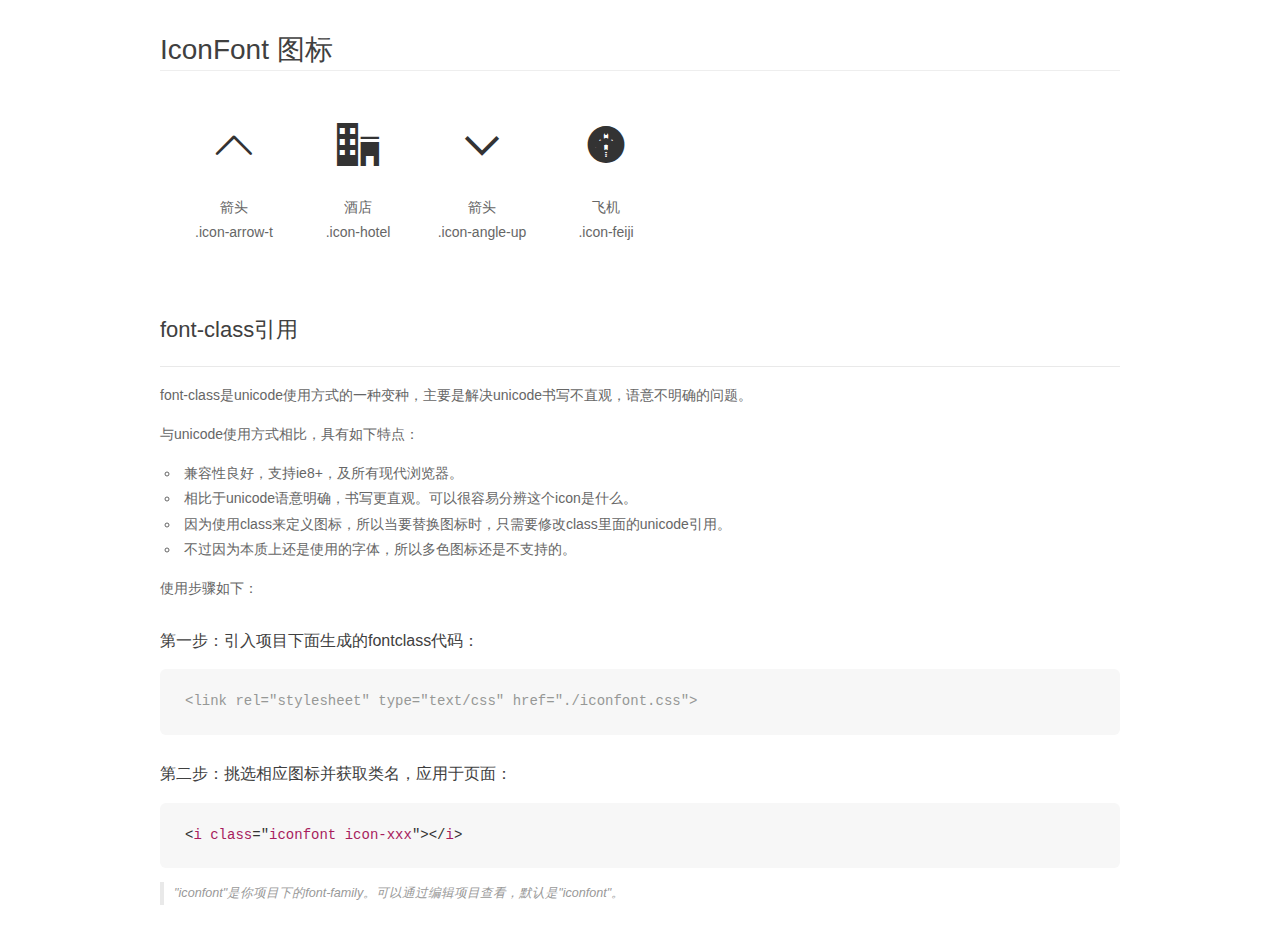
<file: css/iconfont/demo_fontclass.html>
<!DOCTYPE html>
<html>
<head>
    <meta charset="utf-8"/>
    <title>IconFont</title>
    <link rel="stylesheet" href="demo.css">
    <link rel="stylesheet" href="iconfont.css">
</head>
<body>
    <div class="main markdown">
        <h1>IconFont 图标</h1>
        <ul class="icon_lists clear">
            
                <li>
                <i class="icon iconfont icon-arrow-t"></i>
                    <div class="name">箭头</div>
                    <div class="fontclass">.icon-arrow-t</div>
                </li>
            
                <li>
                <i class="icon iconfont icon-hotel"></i>
                    <div class="name">酒店</div>
                    <div class="fontclass">.icon-hotel</div>
                </li>
            
                <li>
                <i class="icon iconfont icon-angle-up"></i>
                    <div class="name">箭头</div>
                    <div class="fontclass">.icon-angle-up</div>
                </li>
            
                <li>
                <i class="icon iconfont icon-feiji"></i>
                    <div class="name">飞机</div>
                    <div class="fontclass">.icon-feiji</div>
                </li>
            
        </ul>

        <h2 id="font-class-">font-class引用</h2>
        <hr>

        <p>font-class是unicode使用方式的一种变种，主要是解决unicode书写不直观，语意不明确的问题。</p>
        <p>与unicode使用方式相比，具有如下特点：</p>
        <ul>
        <li>兼容性良好，支持ie8+，及所有现代浏览器。</li>
        <li>相比于unicode语意明确，书写更直观。可以很容易分辨这个icon是什么。</li>
        <li>因为使用class来定义图标，所以当要替换图标时，只需要修改class里面的unicode引用。</li>
        <li>不过因为本质上还是使用的字体，所以多色图标还是不支持的。</li>
        </ul>
        <p>使用步骤如下：</p>
        <h3 id="-fontclass-">第一步：引入项目下面生成的fontclass代码：</h3>


        <pre><code class="lang-js hljs javascript"><span class="hljs-comment">&lt;link rel="stylesheet" type="text/css" href="./iconfont.css"&gt;</span></code></pre>
        <h3 id="-">第二步：挑选相应图标并获取类名，应用于页面：</h3>
        <pre><code class="lang-css hljs">&lt;<span class="hljs-selector-tag">i</span> <span class="hljs-selector-tag">class</span>="<span class="hljs-selector-tag">iconfont</span> <span class="hljs-selector-tag">icon-xxx</span>"&gt;&lt;/<span class="hljs-selector-tag">i</span>&gt;</code></pre>
        <blockquote>
        <p>"iconfont"是你项目下的font-family。可以通过编辑项目查看，默认是"iconfont"。</p>
        </blockquote>
    </div>
</body>
</html>
</file>
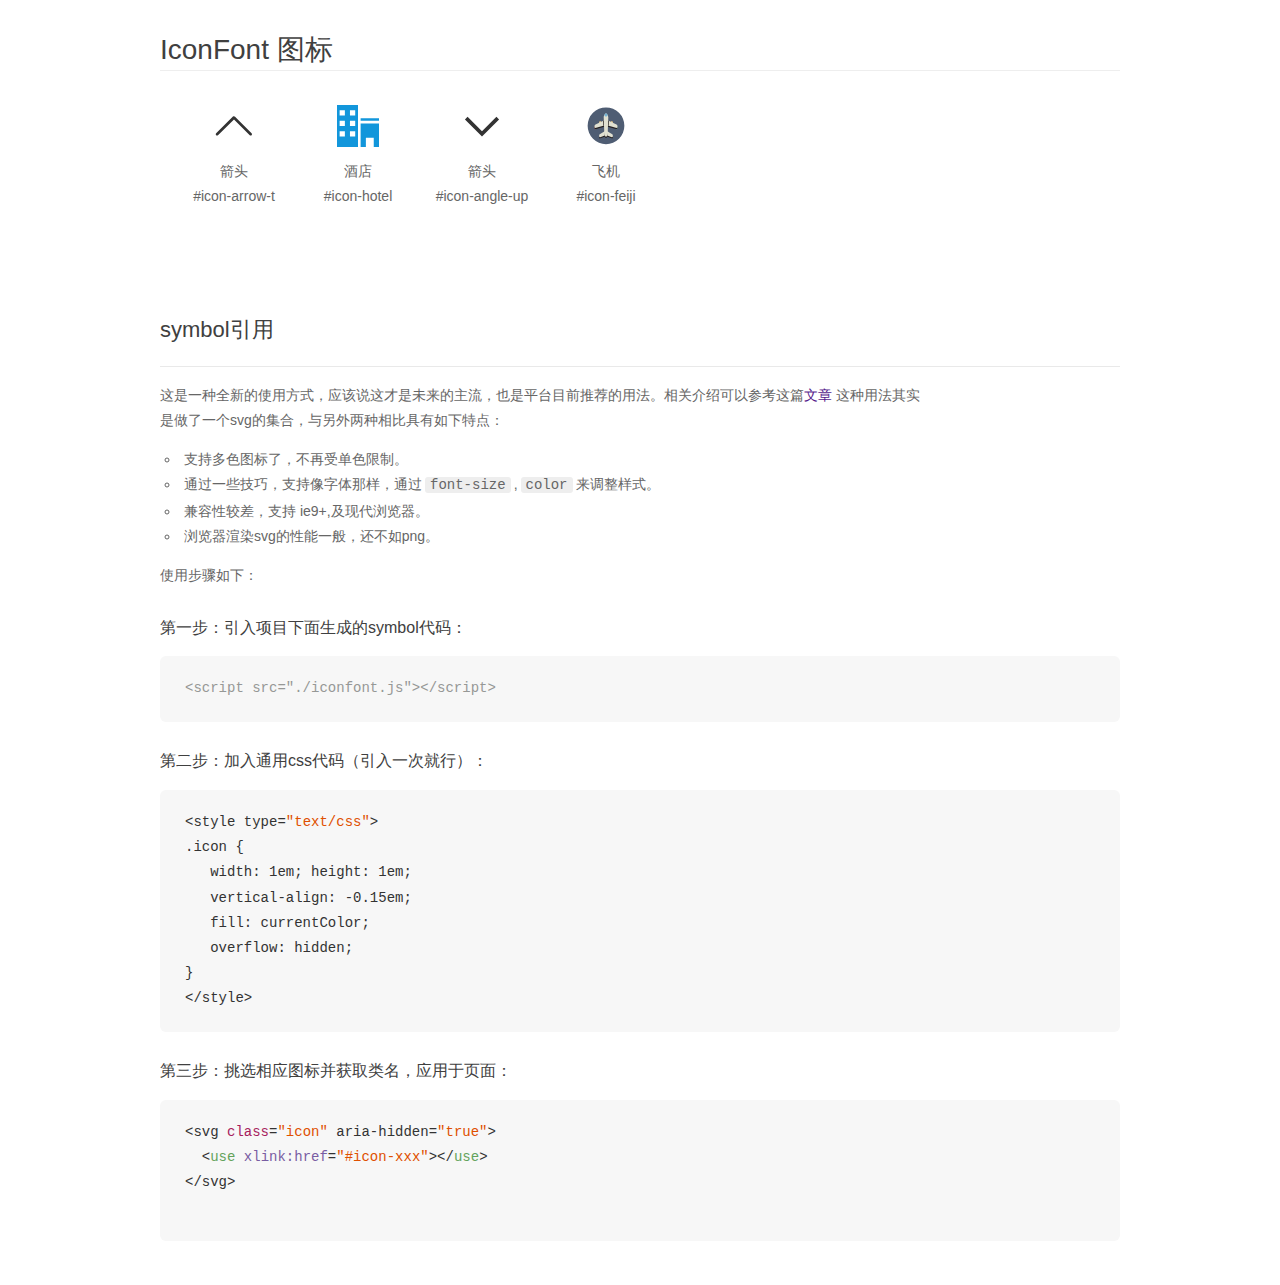
<file: css/iconfont/demo_symbol.html>
<!DOCTYPE html>
<html>
<head>
    <meta charset="utf-8"/>
    <title>IconFont</title>
    <link rel="stylesheet" href="demo.css">
    <script src="iconfont.js"></script>

    <style type="text/css">
        .icon {
          /* 通过设置 font-size 来改变图标大小 */
          width: 1em; height: 1em;
          /* 图标和文字相邻时，垂直对齐 */
          vertical-align: -0.15em;
          /* 通过设置 color 来改变 SVG 的颜色/fill */
          fill: currentColor;
          /* path 和 stroke 溢出 viewBox 部分在 IE 下会显示
             normalize.css 中也包含这行 */
          overflow: hidden;
        }

    </style>
</head>
<body>
    <div class="main markdown">
        <h1>IconFont 图标</h1>
        <ul class="icon_lists clear">
            
                <li>
                    <svg class="icon" aria-hidden="true">
                        <use xlink:href="#icon-arrow-t"></use>
                    </svg>
                    <div class="name">箭头</div>
                    <div class="fontclass">#icon-arrow-t</div>
                </li>
            
                <li>
                    <svg class="icon" aria-hidden="true">
                        <use xlink:href="#icon-hotel"></use>
                    </svg>
                    <div class="name">酒店</div>
                    <div class="fontclass">#icon-hotel</div>
                </li>
            
                <li>
                    <svg class="icon" aria-hidden="true">
                        <use xlink:href="#icon-angle-up"></use>
                    </svg>
                    <div class="name">箭头</div>
                    <div class="fontclass">#icon-angle-up</div>
                </li>
            
                <li>
                    <svg class="icon" aria-hidden="true">
                        <use xlink:href="#icon-feiji"></use>
                    </svg>
                    <div class="name">飞机</div>
                    <div class="fontclass">#icon-feiji</div>
                </li>
            
        </ul>


        <h2 id="symbol-">symbol引用</h2>
        <hr>

        <p>这是一种全新的使用方式，应该说这才是未来的主流，也是平台目前推荐的用法。相关介绍可以参考这篇<a href="">文章</a>
        这种用法其实是做了一个svg的集合，与另外两种相比具有如下特点：</p>
        <ul>
          <li>支持多色图标了，不再受单色限制。</li>
          <li>通过一些技巧，支持像字体那样，通过<code>font-size</code>,<code>color</code>来调整样式。</li>
          <li>兼容性较差，支持 ie9+,及现代浏览器。</li>
          <li>浏览器渲染svg的性能一般，还不如png。</li>
        </ul>
        <p>使用步骤如下：</p>
        <h3 id="-symbol-">第一步：引入项目下面生成的symbol代码：</h3>
        <pre><code class="lang-js hljs javascript"><span class="hljs-comment">&lt;script src="./iconfont.js"&gt;&lt;/script&gt;</span></code></pre>
        <h3 id="-css-">第二步：加入通用css代码（引入一次就行）：</h3>
        <pre><code class="lang-js hljs javascript">&lt;style type=<span class="hljs-string">"text/css"</span>&gt;
.icon {
   width: <span class="hljs-number">1</span>em; height: <span class="hljs-number">1</span>em;
   vertical-align: <span class="hljs-number">-0.15</span>em;
   fill: currentColor;
   overflow: hidden;
}
&lt;<span class="hljs-regexp">/style&gt;</span></code></pre>
        <h3 id="-">第三步：挑选相应图标并获取类名，应用于页面：</h3>
        <pre><code class="lang-js hljs javascript">&lt;svg <span class="hljs-class"><span class="hljs-keyword">class</span></span>=<span class="hljs-string">"icon"</span> aria-hidden=<span class="hljs-string">"true"</span>&gt;<span class="xml"><span class="hljs-tag">
  &lt;<span class="hljs-name">use</span> <span class="hljs-attr">xlink:href</span>=<span class="hljs-string">"#icon-xxx"</span>&gt;</span><span class="hljs-tag">&lt;/<span class="hljs-name">use</span>&gt;</span>
</span>&lt;<span class="hljs-regexp">/svg&gt;
        </span></code></pre>
    </div>
</body>
</html>
</file>
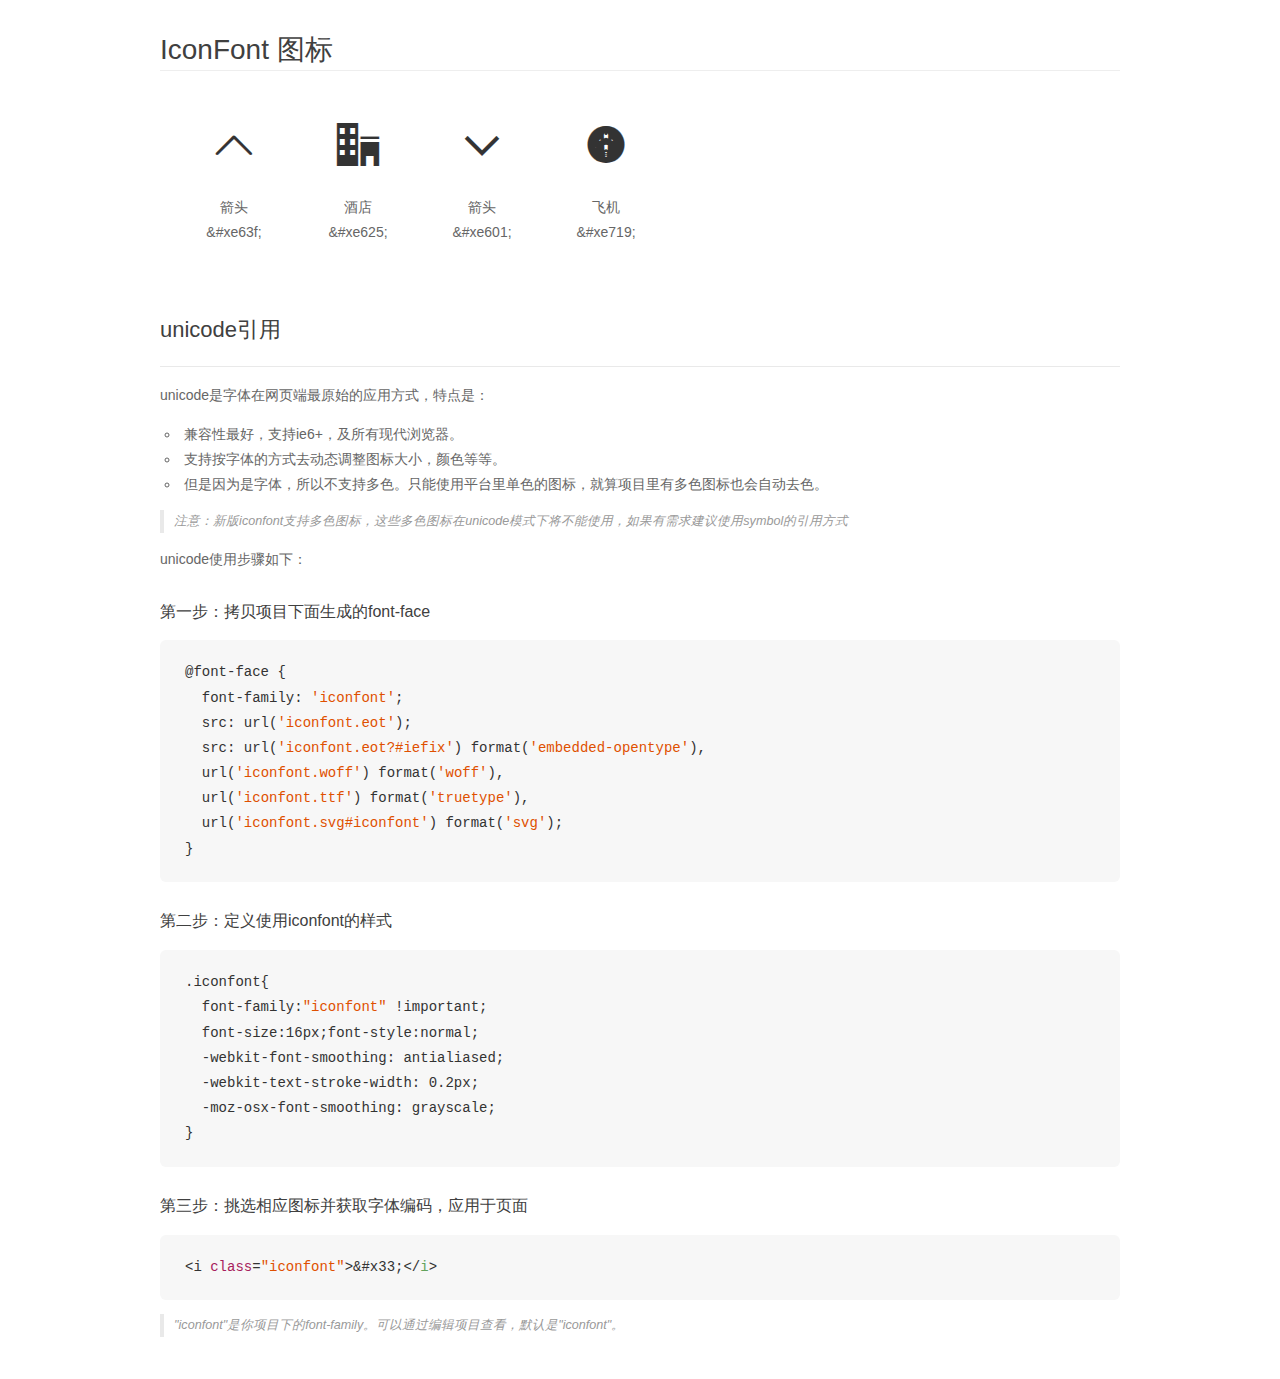
<file: css/iconfont/demo_unicode.html>
<!DOCTYPE html>
<html>
<head>
    <meta charset="utf-8"/>
    <title>IconFont</title>
    <link rel="stylesheet" href="demo.css">

    <style type="text/css">

        @font-face {font-family: "iconfont";
          src: url('iconfont.eot'); /* IE9*/
          src: url('iconfont.eot#iefix') format('embedded-opentype'), /* IE6-IE8 */
          url('iconfont.woff') format('woff'), /* chrome, firefox */
          url('iconfont.ttf') format('truetype'), /* chrome, firefox, opera, Safari, Android, iOS 4.2+*/
          url('iconfont.svg#iconfont') format('svg'); /* iOS 4.1- */
        }

        .iconfont {
          font-family:"iconfont" !important;
          font-size:16px;
          font-style:normal;
          -webkit-font-smoothing: antialiased;
          -webkit-text-stroke-width: 0.2px;
          -moz-osx-font-smoothing: grayscale;
        }

    </style>
</head>
<body>
    <div class="main markdown">
        <h1>IconFont 图标</h1>
        <ul class="icon_lists clear">
            
                <li>
                <i class="icon iconfont">&#xe63f;</i>
                    <div class="name">箭头</div>
                    <div class="code">&amp;#xe63f;</div>
                </li>
            
                <li>
                <i class="icon iconfont">&#xe625;</i>
                    <div class="name">酒店</div>
                    <div class="code">&amp;#xe625;</div>
                </li>
            
                <li>
                <i class="icon iconfont">&#xe601;</i>
                    <div class="name">箭头</div>
                    <div class="code">&amp;#xe601;</div>
                </li>
            
                <li>
                <i class="icon iconfont">&#xe719;</i>
                    <div class="name">飞机</div>
                    <div class="code">&amp;#xe719;</div>
                </li>
            
        </ul>
        <h2 id="unicode-">unicode引用</h2>
        <hr>

        <p>unicode是字体在网页端最原始的应用方式，特点是：</p>
        <ul>
        <li>兼容性最好，支持ie6+，及所有现代浏览器。</li>
        <li>支持按字体的方式去动态调整图标大小，颜色等等。</li>
        <li>但是因为是字体，所以不支持多色。只能使用平台里单色的图标，就算项目里有多色图标也会自动去色。</li>
        </ul>
        <blockquote>
        <p>注意：新版iconfont支持多色图标，这些多色图标在unicode模式下将不能使用，如果有需求建议使用symbol的引用方式</p>
        </blockquote>
        <p>unicode使用步骤如下：</p>
        <h3 id="-font-face">第一步：拷贝项目下面生成的font-face</h3>
        <pre><code class="lang-js hljs javascript">@font-face {
  font-family: <span class="hljs-string">'iconfont'</span>;
  src: url(<span class="hljs-string">'iconfont.eot'</span>);
  src: url(<span class="hljs-string">'iconfont.eot?#iefix'</span>) format(<span class="hljs-string">'embedded-opentype'</span>),
  url(<span class="hljs-string">'iconfont.woff'</span>) format(<span class="hljs-string">'woff'</span>),
  url(<span class="hljs-string">'iconfont.ttf'</span>) format(<span class="hljs-string">'truetype'</span>),
  url(<span class="hljs-string">'iconfont.svg#iconfont'</span>) format(<span class="hljs-string">'svg'</span>);
}
</code></pre>
        <h3 id="-iconfont-">第二步：定义使用iconfont的样式</h3>
        <pre><code class="lang-js hljs javascript">.iconfont{
  font-family:<span class="hljs-string">"iconfont"</span> !important;
  font-size:<span class="hljs-number">16</span>px;font-style:normal;
  -webkit-font-smoothing: antialiased;
  -webkit-text-stroke-width: <span class="hljs-number">0.2</span>px;
  -moz-osx-font-smoothing: grayscale;
}
</code></pre>
        <h3 id="-">第三步：挑选相应图标并获取字体编码，应用于页面</h3>
        <pre><code class="lang-js hljs javascript">&lt;i <span class="hljs-class"><span class="hljs-keyword">class</span></span>=<span class="hljs-string">"iconfont"</span>&gt;&amp;#x33;<span class="xml"><span class="hljs-tag">&lt;/<span class="hljs-name">i</span>&gt;</span></span></code></pre>

        <blockquote>
        <p>"iconfont"是你项目下的font-family。可以通过编辑项目查看，默认是"iconfont"。</p>
        </blockquote>
    </div>


</body>
</html>
</file>
<file: css/iconfont/iconfont.css>
@font-face {font-family: "iconfont";
  src: url('iconfont.eot?t=1498725819441'); /* IE9*/
  src: url('iconfont.eot?t=1498725819441#iefix') format('embedded-opentype'), /* IE6-IE8 */
  url('iconfont.woff?t=1498725819441') format('woff'), /* chrome, firefox */
  url('iconfont.ttf?t=1498725819441') format('truetype'), /* chrome, firefox, opera, Safari, Android, iOS 4.2+*/
  url('iconfont.svg?t=1498725819441#iconfont') format('svg'); /* iOS 4.1- */
}

.iconfont {
  font-family:"iconfont" !important;
  font-size:16px;
  font-style:normal;
  -webkit-font-smoothing: antialiased;
  -moz-osx-font-smoothing: grayscale;
}

.icon-arrow-t:before { content: "\e63f"; }

.icon-hotel:before { content: "\e625"; }

.icon-angle-up:before { content: "\e601"; }

.icon-feiji:before { content: "\e719"; }
</file>
<file: css/iconfont/demo.css>
*{margin: 0;padding: 0;list-style: none;}
/*
KISSY CSS Reset
理念：1. reset 的目的不是清除浏览器的默认样式，这仅是部分工作。清除和重置是紧密不可分的。
2. reset 的目的不是让默认样式在所有浏览器下一致，而是减少默认样式有可能带来的问题。
3. reset 期望提供一套普适通用的基础样式。但没有银弹，推荐根据具体需求，裁剪和修改后再使用。
特色：1. 适应中文；2. 基于最新主流浏览器。
维护：玉伯<lifesinger@gmail.com>, 正淳<ragecarrier@gmail.com>
 */

/** 清除内外边距 **/
body, h1, h2, h3, h4, h5, h6, hr, p, blockquote, /* structural elements 结构元素 */
dl, dt, dd, ul, ol, li, /* list elements 列表元素 */
pre, /* text formatting elements 文本格式元素 */
form, fieldset, legend, button, input, textarea, /* form elements 表单元素 */
th, td /* table elements 表格元素 */ {
  margin: 0;
  padding: 0;
}

/** 设置默认字体 **/
body,
button, input, select, textarea /* for ie */ {
  font: 12px/1.5 tahoma, arial, \5b8b\4f53, sans-serif;
}
h1, h2, h3, h4, h5, h6 { font-size: 100%; }
address, cite, dfn, em, var { font-style: normal; } /* 将斜体扶正 */
code, kbd, pre, samp { font-family: courier new, courier, monospace; } /* 统一等宽字体 */
small { font-size: 12px; } /* 小于 12px 的中文很难阅读，让 small 正常化 */

/** 重置列表元素 **/
ul, ol { list-style: none; }

/** 重置文本格式元素 **/
a { text-decoration: none; }
a:hover { text-decoration: underline; }


/** 重置表单元素 **/
legend { color: #000; } /* for ie6 */
fieldset, img { border: 0; } /* img 搭车：让链接里的 img 无边框 */
button, input, select, textarea { font-size: 100%; } /* 使得表单元素在 ie 下能继承字体大小 */
/* 注：optgroup 无法扶正 */

/** 重置表格元素 **/
table { border-collapse: collapse; border-spacing: 0; }

/* 清除浮动 */
.ks-clear:after, .clear:after {
  content: '\20';
  display: block;
  height: 0;
  clear: both;
}
.ks-clear, .clear {
  *zoom: 1;
}

.main {
  padding: 30px 100px;
width: 960px;
margin: 0 auto;
}
.main h1{font-size:36px; color:#333; text-align:left;margin-bottom:30px; border-bottom: 1px solid #eee;}

.helps{margin-top:40px;}
.helps pre{
  padding:20px;
  margin:10px 0;
  border:solid 1px #e7e1cd;
  background-color: #fffdef;
  overflow: auto;
}

.icon_lists{
  width: 100% !important;

}

.icon_lists li{
  float:left;
  width: 100px;
  height:180px;
  text-align: center;
  list-style: none !important;
}
.icon_lists .icon{
  font-size: 42px;
  line-height: 100px;
  margin: 10px 0;
  color:#333;
  -webkit-transition: font-size 0.25s ease-out 0s;
  -moz-transition: font-size 0.25s ease-out 0s;
  transition: font-size 0.25s ease-out 0s;

}
.icon_lists .icon:hover{
  font-size: 100px;
}



.markdown {
  color: #666;
  font-size: 14px;
  line-height: 1.8;
}

.highlight {
  line-height: 1.5;
}

.markdown img {
  vertical-align: middle;
  max-width: 100%;
}

.markdown h1 {
  color: #404040;
  font-weight: 500;
  line-height: 40px;
  margin-bottom: 24px;
}

.markdown h2,
.markdown h3,
.markdown h4,
.markdown h5,
.markdown h6 {
  color: #404040;
  margin: 1.6em 0 0.6em 0;
  font-weight: 500;
  clear: both;
}

.markdown h1 {
  font-size: 28px;
}

.markdown h2 {
  font-size: 22px;
}

.markdown h3 {
  font-size: 16px;
}

.markdown h4 {
  font-size: 14px;
}

.markdown h5 {
  font-size: 12px;
}

.markdown h6 {
  font-size: 12px;
}

.markdown hr {
  height: 1px;
  border: 0;
  background: #e9e9e9;
  margin: 16px 0;
  clear: both;
}

.markdown p,
.markdown pre {
  margin: 1em 0;
}

.markdown > p,
.markdown > blockquote,
.markdown > .highlight,
.markdown > ol,
.markdown > ul {
  width: 80%;
}

.markdown ul > li {
  list-style: circle;
}

.markdown > ul li,
.markdown blockquote ul > li {
  margin-left: 20px;
  padding-left: 4px;
}

.markdown > ul li p,
.markdown > ol li p {
  margin: 0.6em 0;
}

.markdown ol > li {
  list-style: decimal;
}

.markdown > ol li,
.markdown blockquote ol > li {
  margin-left: 20px;
  padding-left: 4px;
}

.markdown code {
  margin: 0 3px;
  padding: 0 5px;
  background: #eee;
  border-radius: 3px;
}

.markdown pre {
  border-radius: 6px;
  background: #f7f7f7;
  padding: 20px;
}

.markdown pre code {
  border: none;
  background: #f7f7f7;
  margin: 0;
}

.markdown strong,
.markdown b {
  font-weight: 600;
}

.markdown > table {
  border-collapse: collapse;
  border-spacing: 0px;
  empty-cells: show;
  border: 1px solid #e9e9e9;
  width: 95%;
  margin-bottom: 24px;
}

.markdown > table th {
  white-space: nowrap;
  color: #333;
  font-weight: 600;

}

.markdown > table th,
.markdown > table td {
  border: 1px solid #e9e9e9;
  padding: 8px 16px;
  text-align: left;
}

.markdown > table th {
  background: #F7F7F7;
}

.markdown blockquote {
  font-size: 90%;
  color: #999;
  border-left: 4px solid #e9e9e9;
  padding-left: 0.8em;
  margin: 1em 0;
  font-style: italic;
}

.markdown blockquote p {
  margin: 0;
}

.markdown .anchor {
  opacity: 0;
  transition: opacity 0.3s ease;
  margin-left: 8px;
}

.markdown .waiting {
  color: #ccc;
}

.markdown h1:hover .anchor,
.markdown h2:hover .anchor,
.markdown h3:hover .anchor,
.markdown h4:hover .anchor,
.markdown h5:hover .anchor,
.markdown h6:hover .anchor {
  opacity: 1;
  display: inline-block;
}

.markdown > br,
.markdown > p > br {
  clear: both;
}


.hljs {
  display: block;
  background: white;
  padding: 0.5em;
  color: #333333;
  overflow-x: auto;
}

.hljs-comment,
.hljs-meta {
  color: #969896;
}

.hljs-string,
.hljs-variable,
.hljs-template-variable,
.hljs-strong,
.hljs-emphasis,
.hljs-quote {
  color: #df5000;
}

.hljs-keyword,
.hljs-selector-tag,
.hljs-type {
  color: #a71d5d;
}

.hljs-literal,
.hljs-symbol,
.hljs-bullet,
.hljs-attribute {
  color: #0086b3;
}

.hljs-section,
.hljs-name {
  color: #63a35c;
}

.hljs-tag {
  color: #333333;
}

.hljs-title,
.hljs-attr,
.hljs-selector-id,
.hljs-selector-class,
.hljs-selector-attr,
.hljs-selector-pseudo {
  color: #795da3;
}

.hljs-addition {
  color: #55a532;
  background-color: #eaffea;
}

.hljs-deletion {
  color: #bd2c00;
  background-color: #ffecec;
}

.hljs-link {
  text-decoration: underline;
}

pre{
  background: #fff;
}
</file>
